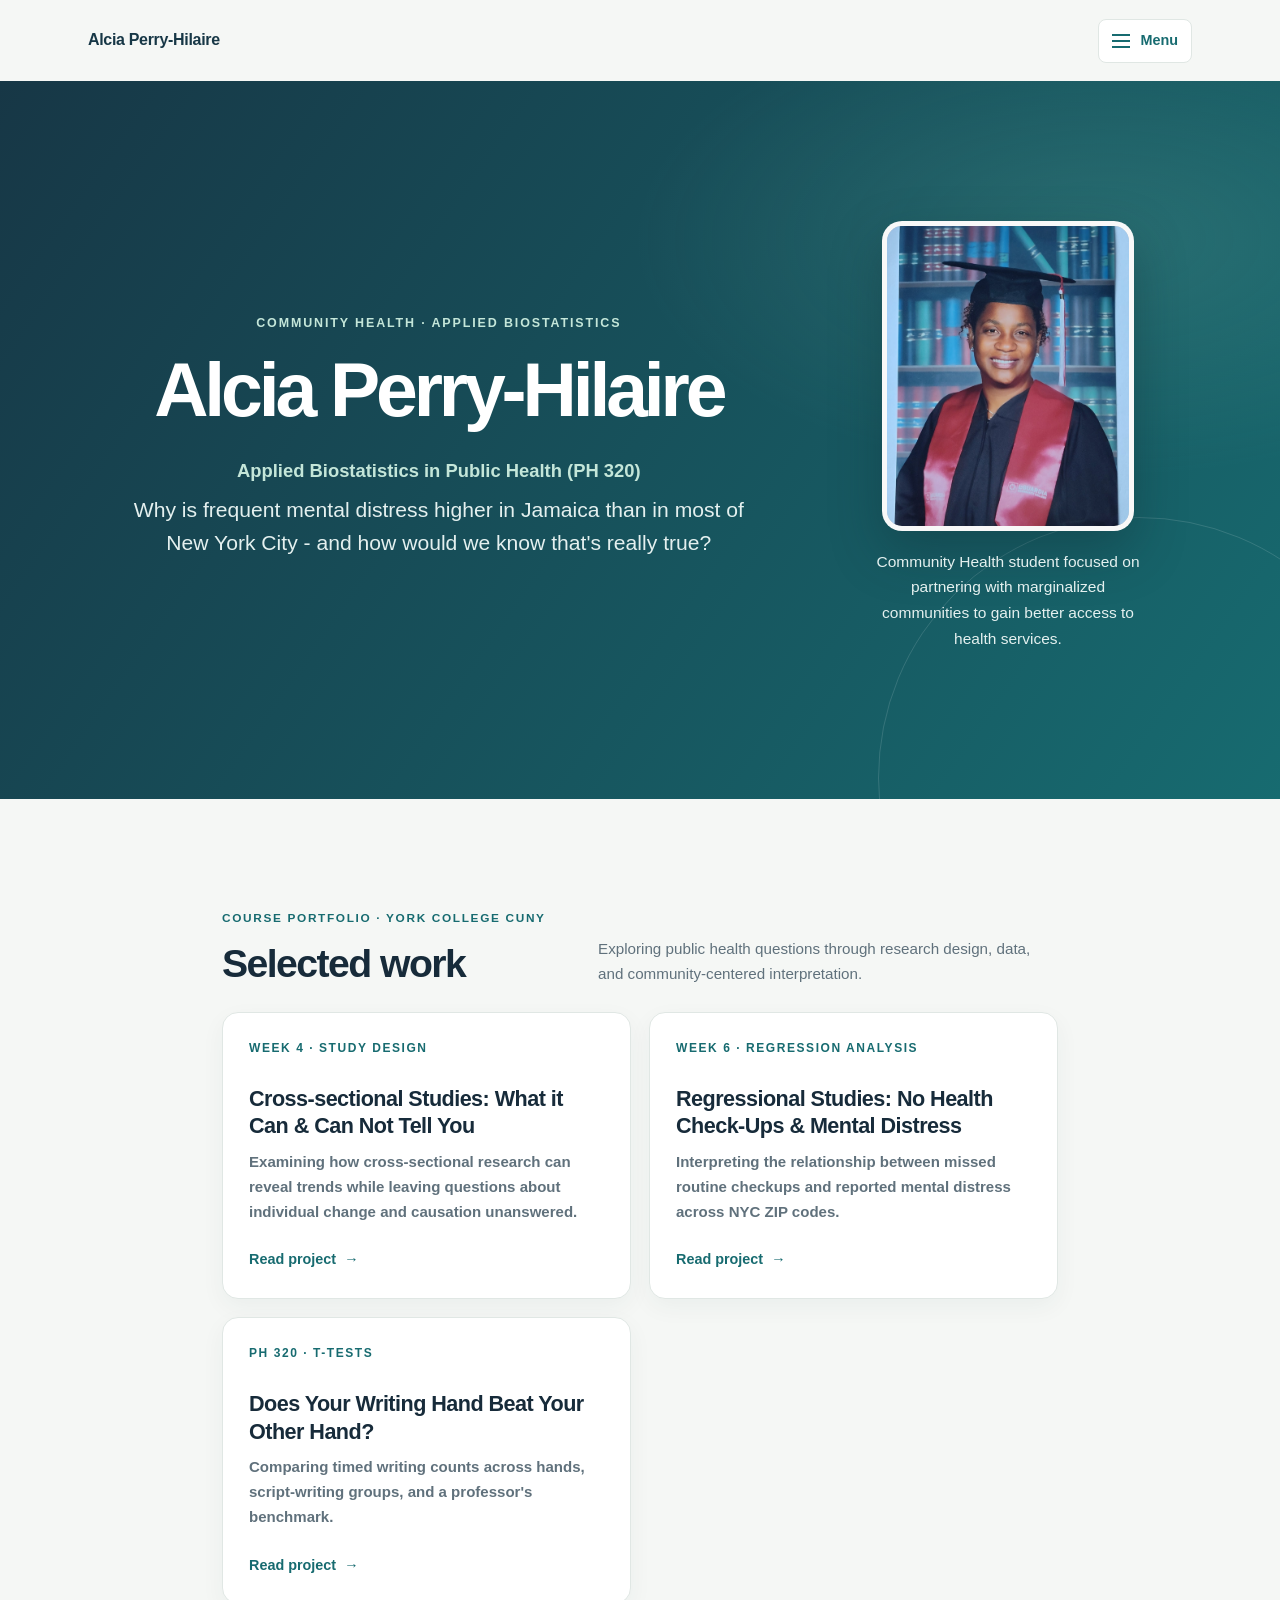
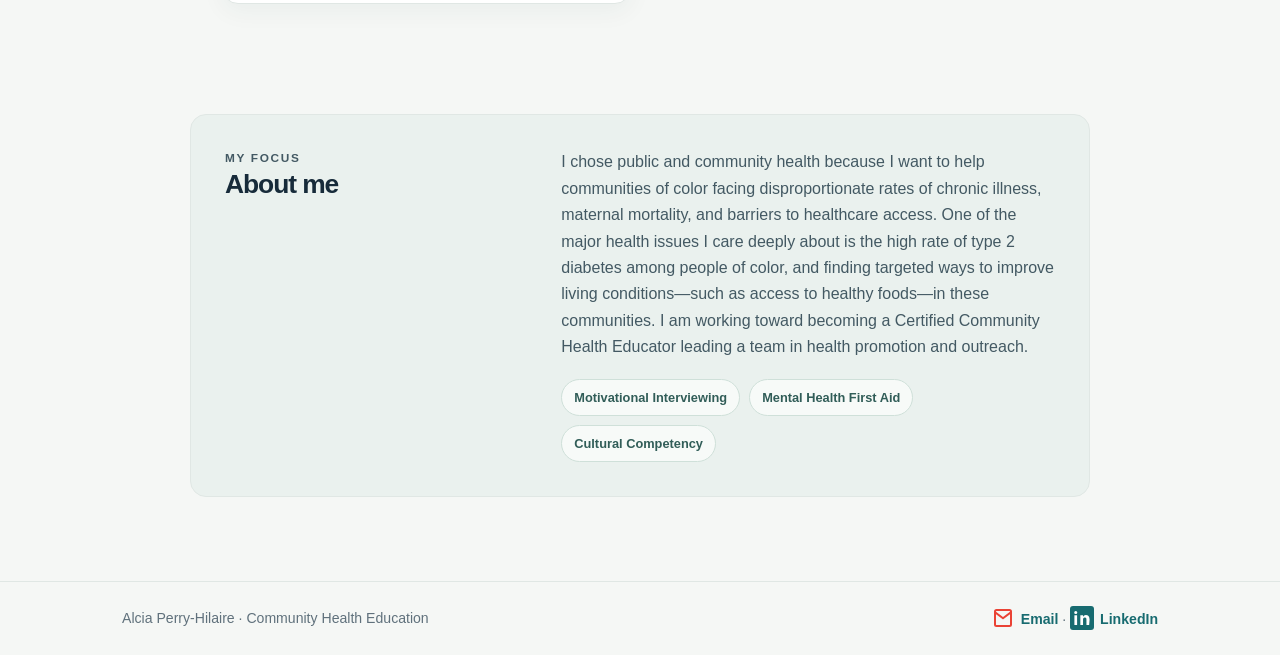
<file: index.html>
<!DOCTYPE html>
<html lang="en">
<head>
<meta charset="UTF-8">
<meta name="viewport" content="width=device-width, initial-scale=1.0">
<title>Alcia Perry-Hilaire | Community Health Education</title>
<style>
    body {
        margin: 0;
        font-family: Arial, sans-serif;
        background-color: #f7f7f7;
        color: #333;
    }
    header {
        background: linear-gradient(135deg, #4a78c2, #d88fbf);
        color: white;
        text-align: center;
        padding: 60px 20px;
    }
    .hero-photo {
        width: 140px;
        height: 140px;
        border-radius: 50%;
        background-color: #ccc;
        display: flex;
        align-items: center;
        justify-content: center;
        font-size: 40px;
        font-weight: bold;
        margin: 20px auto 0;
        color: #555;
    }
    section {
        padding: 40px 20px;
        max-width: 900px;
        margin: auto;
    }
    h2 {
        color: #4a78c2;
        margin-bottom: 20px;
    }
    .skills-list li {
        margin-bottom: 8px;
    }
    .portfolio-grid {
        display: grid;
        gap: 20px;
    }
    .card {
        background: white;
        padding: 20px;
        border-radius: 8px;
        border: 1px solid #ddd;
    }
    footer {
        background: #e0e0e0;
        padding: 20px;
        text-align: center;
    }
    a {
        color: #4a78c2;
        text-decoration: none;
    }
    .site-nav {
        background: white;
        border-bottom: 1px solid #ddd;
        padding: 10px 20px;
        position: relative;
        z-index: 1;
    }
    .site-nav-menu {
        max-width: 900px;
        margin: auto;
        position: relative;
    }
    .site-nav-menu summary {
        list-style: none;
        cursor: pointer;
    }
    .site-nav-menu summary::-webkit-details-marker {
        display: none;
    }
    .site-nav-toggle {
        display: inline-flex;
        align-items: center;
        gap: 10px;
        padding: 10px 14px;
        border-radius: 6px;
        border: 1px solid #ddd;
        background: white;
        color: #4a78c2;
        font-weight: bold;
    }
    .site-nav-toggle:hover,
    .site-nav-toggle:focus-visible {
        background: #edf2fa;
    }
    .menu-icon {
        display: grid;
        gap: 4px;
    }
    .menu-icon span {
        display: block;
        width: 18px;
        height: 2px;
        background: currentColor;
    }
    .site-nav-links {
        position: absolute;
        top: calc(100% + 8px);
        left: 0;
        display: grid;
        gap: 4px;
        min-width: min(100%, 320px);
        padding: 8px;
        border: 1px solid #ddd;
        border-radius: 8px;
        background: white;
        box-shadow: 0 8px 20px #0002;
    }
    .site-nav a {
        display: block;
        padding: 10px 14px;
        border-radius: 6px;
        font-weight: bold;
    }
    .site-nav a:hover,
    .site-nav a:focus-visible {
        background: #edf2fa;
    }
    .site-nav a[aria-current="page"] {
        background: #4a78c2;
        color: white;
    }
    @media (min-width: 700px) {
        .portfolio-grid {
            grid-template-columns: repeat(3, 1fr);
        }
    }

    :root {
        --ink: #172b3a;
        --muted: #526574;
        --brand: #176b70;
        --brand-dark: #105359;
        --surface: #fff;
        --background: #f2f6f6;
        --border: #dce5e5;
        --shadow: 0 12px 30px #173a3a12;
    }

    * {
        box-sizing: border-box;
    }

    body {
        background: var(--background);
        color: var(--ink);
        font-family: "Segoe UI", Arial, sans-serif;
        line-height: 1.7;
    }

    header {
        background:
            radial-gradient(ellipse at 82% 18%, #6eb4a83b, transparent 34%),
            linear-gradient(135deg, #173746, #176b70);
        padding: 76px 24px 84px;
    }

    header h1 {
        margin: 0 auto 12px;
        font-size: clamp(2.4rem, 6vw, 4rem);
        letter-spacing: -0.04em;
        line-height: 1.12;
    }

    .hero-content {
        display: grid;
        grid-template-columns: minmax(0, 1fr) minmax(240px, 0.7fr);
        align-items: center;
        gap: clamp(32px, 7vw, 88px);
        max-width: 1040px;
        margin: 42px auto 0;
        text-align: left;
    }

    .hero-copy {
        min-width: 0;
    }

    .hero-course {
        margin: 0 0 18px;
        color: #c4e6d9;
        font-size: clamp(1.15rem, 2vw, 1.4rem);
        font-weight: 700;
        white-space: nowrap;
    }

    .hero-question {
        margin: 0;
        color: #e4f0ef;
        font-size: clamp(1.25rem, 2.4vw, 1.8rem);
        line-height: 1.45;
    }

    .hero-profile {
        margin: 0;
        text-align: center;
    }

    .hero-photo {
        display: block;
        width: min(100%, 240px);
        height: 290px;
        margin: 0 auto;
        border: 5px solid #ffffffd9;
        border-radius: 18px;
        object-fit: cover;
        box-shadow: 0 10px 28px #102e3560;
    }

    .hero-profile p {
        max-width: 340px;
        margin: 18px auto 0;
        color: #e4f0ef;
        font-size: 1rem;
    }

    section {
        padding: 42px 32px;
    }

    section > p {
        max-width: 760px;
        color: var(--muted);
        font-size: 1.05rem;
    }

    h2 {
        margin: 0 0 20px;
        color: var(--ink);
        font-size: clamp(1.5rem, 3vw, 2rem);
        letter-spacing: -0.025em;
    }

    h2::after {
        display: block;
        width: 42px;
        height: 3px;
        margin-top: 12px;
        border-radius: 3px;
        background: #49a69a;
        content: "";
    }

    .skills-list {
        display: flex;
        flex-wrap: wrap;
        gap: 10px;
        padding: 0;
        list-style: none;
    }

    .skills-list li {
        margin: 0;
        padding: 8px 14px;
        border: 1px solid #cfe0df;
        border-radius: 999px;
        background: #e8f2f1;
        color: #245c5d;
        font-size: 0.94rem;
        font-weight: 600;
    }

    .portfolio-grid {
        grid-template-columns: repeat(auto-fit, minmax(min(100%, 240px), 1fr));
        gap: 16px;
    }

    .card {
        min-height: 150px;
        padding: 22px;
        border: 1px solid var(--border);
        border-radius: 12px;
        background: var(--surface);
        box-shadow: var(--shadow);
        transition: transform 160ms ease, box-shadow 160ms ease;
    }

    .card:hover {
        transform: translateY(-3px);
        box-shadow: 0 16px 34px #173a3a1c;
    }

    .card h3 {
        margin: 0 0 10px;
        color: #607883;
        font-size: 0.78rem;
        letter-spacing: 0.1em;
        text-transform: uppercase;
    }

    .card p {
        margin: 0;
    }

    a {
        color: var(--brand-dark);
        font-weight: 600;
        text-decoration-thickness: 1px;
        text-underline-offset: 3px;
    }

    a:hover {
        color: #0c4147;
    }

    a:focus-visible,
    summary:focus-visible {
        outline: 3px solid #e6a84b;
        outline-offset: 3px;
    }

    footer {
        margin-top: 26px;
        padding: 28px 20px;
        border-top: 1px solid var(--border);
        background: #e8efef;
        color: var(--muted);
    }

    footer p {
        margin: 6px;
    }

    footer a {
        color: var(--brand-dark);
    }

    .site-nav {
        padding: 12px 20px;
        border-bottom-color: var(--border);
        background: #ffffffed;
        backdrop-filter: blur(12px);
    }

    .site-nav-toggle {
        border-color: var(--border);
        border-radius: 8px;
        color: var(--brand-dark);
        box-shadow: 0 2px 6px #173a3a0d;
    }

    .site-nav-toggle:hover,
    .site-nav-toggle:focus-visible,
    .site-nav a:hover,
    .site-nav a:focus-visible {
        background: #e8f2f1;
    }

    .site-nav-links {
        border-color: var(--border);
        border-radius: 10px;
        box-shadow: 0 14px 32px #173a3a1f;
    }

    .site-nav a {
        color: var(--brand-dark);
    }

    .site-nav a[aria-current="page"] {
        background: var(--brand);
        color: white;
    }

    @media (max-width: 560px) {
        header {
            padding: 56px 20px 62px;
        }

        .hero-content {
            grid-template-columns: 1fr;
            gap: 30px;
            margin-top: 30px;
        }

        .hero-profile {
            order: -1;
        }

        .hero-course {
            white-space: normal;
        }

        section {
            padding: 32px 22px;
        }

        .hero-photo {
            width: min(100%, 220px);
            height: 270px;
        }
    }

    @media (prefers-reduced-motion: reduce) {
        *,
        *::before,
        *::after {
            scroll-behavior: auto !important;
            transition-duration: 0.01ms !important;
        }
    }
</style>
<link rel="stylesheet" href="styles.css">
</head>
<body>

<nav class="topbar" aria-label="Main navigation">
    <a class="wordmark" href="index.html">Alcia Perry-Hilaire</a>
    <details class="nav-menu">
        <summary class="menu-toggle">
            <span class="menu-icon" aria-hidden="true"><span></span><span></span><span></span></span>
            <span>Menu</span>
        </summary>
        <div class="nav-links">
            <a href="#work">Selected work</a>
            <a href="#about">About</a>
            <a href="#contact">Contact</a>
        </div>
    </details>
</nav>

<header class="hero">
    <div class="hero-inner">
        <div class="hero-copy">
            <p class="eyebrow">Community health · Applied biostatistics</p>
            <h1>Alcia Perry-Hilaire</h1>
            <p class="hero-course">Applied Biostatistics in Public Health (PH 320)</p>
            <p class="hero-question">Why is frequent mental distress higher in Jamaica than in most of New York City - and how would we know that's really true?</p>
        </div>
        <figure class="hero-profile">
            <img src="photo.jpg" alt="Portrait of Alcia Perry-Hilaire in graduation attire" class="hero-photo">
            <figcaption>Community Health student focused on partnering with marginalized communities to gain better access to health services.</figcaption>
        </figure>
    </div>
</header>

<main class="content">
    <section id="work" aria-labelledby="work-heading">
        <div class="section-heading">
            <div>
                <p class="section-label">Course portfolio · York College CUNY</p>
                <h2 id="work-heading">Selected work</h2>
            </div>
            <p>Exploring public health questions through research design, data, and community-centered interpretation.</p>
        </div>
        <div class="projects">
            <a class="project" href="cross-sectional.html">
                <span class="project-number">Week 4 · Study design</span>
                <h3>Cross-sectional Studies: What it Can &amp; Can Not Tell You</h3>
                <p>Examining how cross-sectional research can reveal trends while leaving questions about individual change and causation unanswered.</p>
                <span class="project-cta">Read project <span aria-hidden="true">→</span></span>
            </a>
            <a class="project" href="regression.html">
                <span class="project-number">Week 6 · Regression analysis</span>
                <h3>Regressional Studies: No Health Check-Ups &amp; Mental Distress</h3>
                <p>Interpreting the relationship between missed routine checkups and reported mental distress across NYC ZIP codes.</p>
                <span class="project-cta">Read project <span aria-hidden="true">→</span></span>
            </a>
            <a class="project" href="ttest.html">
                <span class="project-number">PH 320 · T-tests</span>
                <h3>Does Your Writing Hand Beat Your Other Hand?</h3>
                <p>Comparing timed writing counts across hands, script-writing groups, and a professor's benchmark.</p>
                <span class="project-cta">Read project <span aria-hidden="true">→</span></span>
            </a>
        </div>
    </section>

    <section class="about" id="about" aria-labelledby="about-heading">
        <div>
            <p class="section-label">My focus</p>
            <h2 id="about-heading">About me</h2>
        </div>
        <div>
            <p>I chose public and community health because I want to help communities of color facing disproportionate rates of chronic illness, maternal mortality, and barriers to healthcare access. One of the major health issues I care deeply about is the high rate of type 2 diabetes among people of color, and finding targeted ways to improve living conditions—such as access to healthy foods—in these communities. I am working toward becoming a Certified Community Health Educator leading a team in health promotion and outreach.</p>
            <div class="skills" aria-label="Skills">
                <span>Motivational Interviewing</span>
                <span>Mental Health First Aid</span>
                <span>Cultural Competency</span>
            </div>
        </div>
    </section>
</main>

<footer class="contact-footer" id="contact">
    <p>Alcia Perry-Hilaire · Community Health Education</p>
    <p>
        <a href="mailto:perryalcia@gmail.com"><svg class="contact-icon" aria-hidden="true" viewBox="0 0 24 24"><path fill="#ea4335" d="M3 5.5A2.5 2.5 0 0 1 5.5 3h13A2.5 2.5 0 0 1 21 5.5v13a2.5 2.5 0 0 1-2.5 2.5h-13A2.5 2.5 0 0 1 3 18.5v-13zm2 .1v.2l7 5.1 7-5.1v-.2a.6.6 0 0 0-.6-.6H5.6a.6.6 0 0 0-.6.6zm14 2.7-6.4 4.7a1 1 0 0 1-1.2 0L5 8.3v10.2c0 .33.27.6.6.6h12.8c.33 0 .6-.27.6-.6V8.3z"></path></svg>Email</a>
        ·
        <a href="https://www.linkedin.com/in/alcia-perry-hilaire-0b0574328/" target="_blank" rel="noopener noreferrer"><svg class="contact-icon" aria-hidden="true" viewBox="0 0 24 24"><rect width="24" height="24" rx="3" fill="currentColor"></rect><path fill="#fff" d="M7.1 9.2H4.4V19h2.7V9.2zM5.75 8a1.55 1.55 0 1 0 0-3.1 1.55 1.55 0 0 0 0 3.1zM19.6 13.4c0-2.95-1.58-4.33-3.69-4.33a3.18 3.18 0 0 0-2.87 1.58V9.2h-2.7V19h2.7v-4.86c0-1.28.24-2.52 1.83-2.52 1.56 0 1.58 1.46 1.58 2.6V19h2.7l.45-5.6z"></path></svg>LinkedIn</a>
    </p>
</footer>

</body>
</html>
</file>
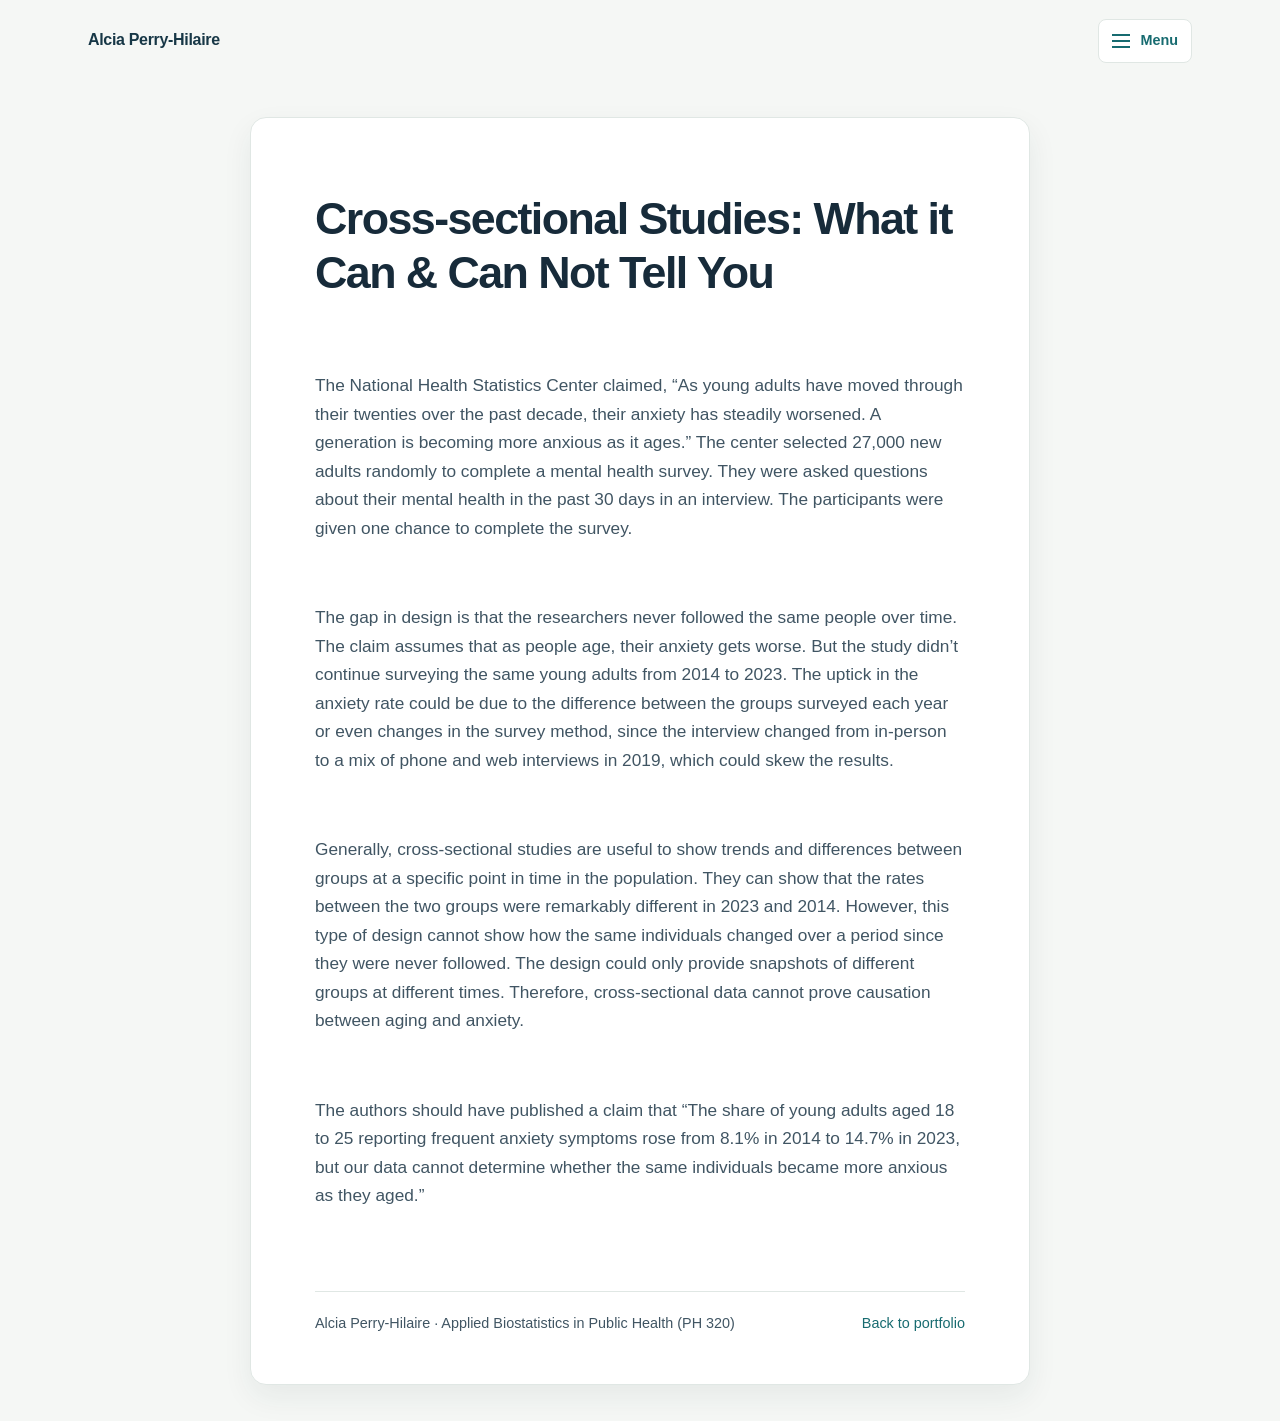
<file: cross-sectional.html>
<!DOCTYPE html>
<html lang="en">
<head>
<meta charset="UTF-8">
<meta name="viewport" content="width=device-width, initial-scale=1.0">
<title>Cross-sectional Studies: What it Can &amp; Can Not Tell You</title>
<style>
body {
margin: 0;
padding: 0;
background: #ffffff;
color: #222222;
font-family: Georgia, "Times New Roman", serif;
line-height: 1.8;
}
 
.container {
max-width: 700px;
margin: 0 auto;
padding: 40px 20px;
}
 
h1 {
font-size: 2rem;
line-height: 1.3;
margin-bottom: 32px;
}
 
p {
font-size: 1.1rem;
margin-bottom: 1.5em;
}
 
.footer {
margin-top: 40px;
padding-top: 20px;
border-top: 1px solid #dddddd;
font-size: 0.9rem;
color: #555555;
}
 
.footer a {
color: #0066cc;
text-decoration: none;
}
 
.footer a:hover {
text-decoration: underline;
}

.site-nav {
background: white;
border-bottom: 1px solid #ddd;
padding: 10px 20px;
position: relative;
z-index: 1;
font-family: Arial, sans-serif;
}

.site-nav-menu {
max-width: 900px;
margin: 0 auto;
position: relative;
}

.site-nav-menu summary {
list-style: none;
cursor: pointer;
}

.site-nav-menu summary::-webkit-details-marker {
display: none;
}

.site-nav-toggle {
display: inline-flex;
align-items: center;
gap: 10px;
padding: 10px 14px;
border: 1px solid #ddd;
border-radius: 6px;
background: white;
color: #0066cc;
font-weight: bold;
}

.site-nav-toggle:hover,
.site-nav-toggle:focus-visible {
background: #e8f1fa;
}

.menu-icon {
display: grid;
gap: 4px;
}

.menu-icon span {
display: block;
width: 18px;
height: 2px;
background: currentColor;
}

.site-nav-links {
position: absolute;
top: calc(100% + 8px);
left: 0;
display: grid;
gap: 4px;
min-width: min(100%, 320px);
padding: 8px;
border: 1px solid #ddd;
border-radius: 8px;
background: white;
box-shadow: 0 8px 20px #0002;
}

.site-nav a {
display: block;
padding: 10px 14px;
border-radius: 6px;
color: #0066cc;
font-size: 0.95rem;
font-weight: bold;
line-height: 1.4;
text-decoration: none;
}

.site-nav a:hover,
.site-nav a:focus-visible {
background: #e8f1fa;
text-decoration: underline;
}

.site-nav a[aria-current="page"] {
background: #0066cc;
color: white;
}
 
.changes {
margin-top: 30px;
font-size: 0.9rem;
}
 
.changes h2 {
font-size: 1rem;
margin-bottom: 12px;
}

* {
box-sizing: border-box;
}

body {
background: #f2f6f6;
color: #172b3a;
font-family: "Segoe UI", Arial, sans-serif;
line-height: 1.75;
}

.container {
max-width: 780px;
margin: 36px auto;
padding: 48px clamp(22px, 6vw, 64px);
border: 1px solid #dce5e5;
border-radius: 16px;
background: #fff;
box-shadow: 0 12px 30px #173a3a12;
}

.container > h1 {
margin: 0 0 28px;
color: #172b3a;
font-family: "Segoe UI", Arial, sans-serif;
font-size: clamp(2rem, 5vw, 2.8rem);
letter-spacing: -0.035em;
}

.container > p {
color: #405563;
font-size: 1.08rem;
line-height: 1.5;
margin: 0 0 1em;
}

.site-nav {
padding: 12px 20px;
border-bottom-color: #dce5e5;
background: #ffffffed;
backdrop-filter: blur(12px);
}

.site-nav-toggle {
border-color: #dce5e5;
border-radius: 8px;
color: #105359;
box-shadow: 0 2px 6px #173a3a0d;
}

.site-nav-toggle:hover,
.site-nav-toggle:focus-visible,
.site-nav a:hover,
.site-nav a:focus-visible {
background: #e8f2f1;
}

.site-nav-links {
border-color: #dce5e5;
border-radius: 10px;
box-shadow: 0 14px 32px #173a3a1f;
}

.site-nav a {
color: #105359;
}

.site-nav a[aria-current="page"] {
background: #176b70;
color: white;
}

.footer {
margin-top: 40px;
padding-top: 24px;
border-top-color: #dce5e5;
color: #526574;
}

.footer a,
.changes a {
color: #105359;
}

.changes {
padding: 20px 22px;
border: 1px solid #dce5e5;
border-radius: 12px;
background: #f7f9f9;
color: #526574;
}

.changes h2 {
color: #172b3a;
}

@media (max-width: 560px) {
.container {
margin: 20px 12px;
padding: 32px 22px;
border-radius: 12px;
}
}
</style>
<link rel="stylesheet" href="styles.css">
</head>
<body>
<nav class="topbar" aria-label="Main navigation">
    <a class="wordmark" href="index.html">Alcia Perry-Hilaire</a>
    <details class="nav-menu">
        <summary class="menu-toggle">
            <span class="menu-icon" aria-hidden="true"><span></span><span></span><span></span></span>
            <span>Menu</span>
        </summary>
        <div class="nav-links">
            <a href="index.html#work">Selected work</a>
            <a href="index.html#about">About</a>
            <a href="index.html#contact">Contact</a>
            <a href="ttest.html">ttest.html</a>
        </div>
    </details>
</nav>
<main class="article-shell">
 
<h1>Cross-sectional Studies: What it Can &amp; Can Not Tell You</h1>
 
<p>The National Health Statistics Center claimed, “As young adults have moved through their twenties over the past decade, their anxiety has steadily worsened. A generation is becoming more anxious as it ages.” The center selected 27,000 new adults randomly to complete a mental health survey. They were asked questions about their mental health in the past 30 days in an interview. The participants were given one chance to complete the survey.</p>
 
<p>The gap in design is that the researchers never followed the same people over time. The claim assumes that as people age, their anxiety gets worse. But the study didn’t continue surveying the same young adults from 2014 to 2023. The uptick in the anxiety rate could be due to the difference between the groups surveyed each year or even changes in the survey method, since the interview changed from in-person to a mix of phone and web interviews in 2019, which could skew the results.</p>
 
<p>Generally, cross-sectional studies are useful to show trends and differences between groups at a specific point in time in the population. They can show that the rates between the two groups were remarkably different in 2023 and 2014. However, this type of design cannot show how the same individuals changed over a period since they were never followed. The design could only provide snapshots of different groups at different times. Therefore, cross-sectional data cannot prove causation between aging and anxiety.</p>
 
<p>The authors should have published a claim that “The share of young adults aged 18 to 25 reporting frequent anxiety symptoms rose from 8.1% in 2014 to 14.7% in 2023, but our data cannot determine whether the same individuals became more anxious as they aged.”</p>
 
<footer class="article-footer">
<p>Alcia Perry-Hilaire · Applied Biostatistics in Public Health (PH 320)</p>
<p><a href="index.html">Back to portfolio</a></p>
</footer>
</main>
</body>
</html>
</file>
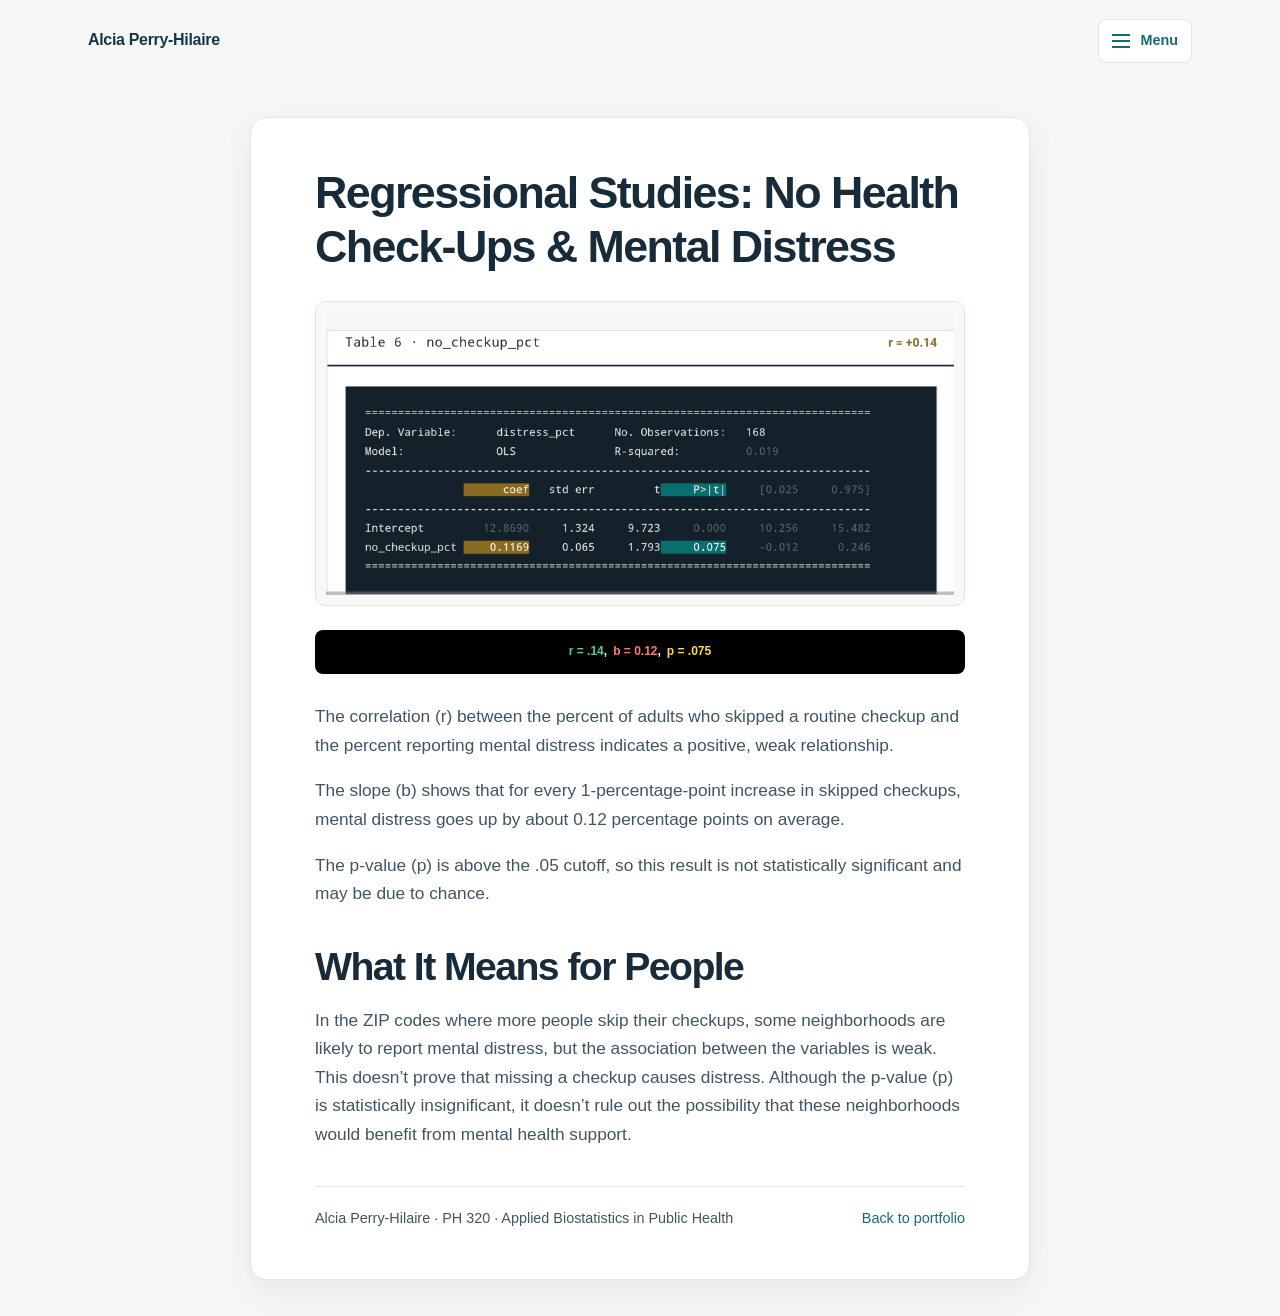
<file: regression.html>
<!DOCTYPE html>
<html lang="en">
<head>
    <meta charset="UTF-8">
    <meta name="viewport" content="width=device-width, initial-scale=1.0">
    <title>Regressional Studies: No Health Check-Ups &amp; Mental Distress</title>
    <style>
        body {
            margin: 0;
            padding: 32px 20px;
            font-family: Arial, sans-serif;
            line-height: 1.7;
            color: #333;
            background-color: #f7f7f7;
        }

        main {
            max-width: 700px;
            margin: 0 auto;
            padding: 32px;
            background: #fff;
            border: 1px solid #ddd;
            border-radius: 8px;
        }

        h1,
        h2 {
            color: #4a78c2;
            line-height: 1.3;
        }

        img {
            display: block;
            max-width: 100%;
            height: auto;
            margin: 24px auto 12px;
        }

        .stat-key {
            display: flex;
            justify-content: center;
            gap: 0;
            overflow-x: auto;
            margin: 0 0 28px;
            padding: 12px 18px;
            border-radius: 8px;
            background: #000;
            font-size: 12px;
            font-weight: 700;
            white-space: nowrap;
        }

        .stat-key-correlation {
            color: #54d18a;
        }

        .stat-key-slope {
            color: #ff7777;
        }

        .stat-key-p-value {
            color: #ffd84d;
        }

        .stat-key-separator {
            margin-right: 0.5em;
            color: white;
        }

        .home-link {
            display: inline-block;
            margin-top: 16px;
            color: #4a78c2;
            text-decoration: none;
        }

        .home-link:hover,
        .home-link:focus-visible {
            text-decoration: underline;
        }

        footer {
            margin-top: 32px;
            color: #666;
            text-align: center;
        }

        .site-nav {
            background: white;
            border-bottom: 1px solid #ddd;
            padding: 10px 20px;
            position: relative;
            z-index: 1;
            font-family: Arial, sans-serif;
        }

        .site-nav-menu {
            max-width: 900px;
            margin: 0 auto;
            position: relative;
        }

        .site-nav-menu summary {
            list-style: none;
            cursor: pointer;
        }

        .site-nav-menu summary::-webkit-details-marker {
            display: none;
        }

        .site-nav-toggle {
            display: inline-flex;
            align-items: center;
            gap: 10px;
            padding: 10px 14px;
            border: 1px solid #ddd;
            border-radius: 6px;
            background: white;
            color: #4a78c2;
            font-weight: bold;
        }

        .site-nav-toggle:hover,
        .site-nav-toggle:focus-visible {
            background: #edf2fa;
        }

        .menu-icon {
            display: grid;
            gap: 4px;
        }

        .menu-icon span {
            display: block;
            width: 18px;
            height: 2px;
            background: currentColor;
        }

        .site-nav-links {
            position: absolute;
            top: calc(100% + 8px);
            left: 0;
            display: grid;
            gap: 4px;
            min-width: min(100%, 320px);
            padding: 8px;
            border: 1px solid #ddd;
            border-radius: 8px;
            background: white;
            box-shadow: 0 8px 20px #0002;
        }

        .site-nav a {
            display: block;
            padding: 10px 14px;
            border-radius: 6px;
            color: #4a78c2;
            font-weight: bold;
            text-decoration: none;
        }

        .site-nav a:hover,
        .site-nav a:focus-visible {
            background: #edf2fa;
        }

        .site-nav a[aria-current="page"] {
            background: #4a78c2;
            color: white;
        }

        * {
            box-sizing: border-box;
        }

        body {
            padding: 0;
            background: #f2f6f6;
            color: #172b3a;
            font-family: "Segoe UI", Arial, sans-serif;
            line-height: 1.75;
        }

        main {
            max-width: 780px;
            margin: 36px auto;
            padding: 48px clamp(22px, 6vw, 64px);
            border-color: #dce5e5;
            border-radius: 16px;
            box-shadow: 0 12px 30px #173a3a12;
        }

        main h1 {
            margin: 0 0 28px;
            color: #172b3a;
            font-size: clamp(2rem, 5vw, 2.8rem);
            letter-spacing: -0.035em;
        }

        main h2 {
            margin-top: 36px;
            color: #172b3a;
        }

        main p {
            color: #405563;
            font-size: 1.08rem;
        }

        main img {
            padding: 10px;
            border: 1px solid #dce5e5;
            border-radius: 10px;
            background: #f7f9f9;
        }

        .site-nav {
            padding: 12px 20px;
            border-bottom-color: #dce5e5;
            background: #ffffffed;
            backdrop-filter: blur(12px);
        }

        .site-nav-toggle {
            border-color: #dce5e5;
            border-radius: 8px;
            color: #105359;
            box-shadow: 0 2px 6px #173a3a0d;
        }

        .site-nav-toggle:hover,
        .site-nav-toggle:focus-visible,
        .site-nav a:hover,
        .site-nav a:focus-visible {
            background: #e8f2f1;
        }

        .site-nav-links {
            border-color: #dce5e5;
            border-radius: 10px;
            box-shadow: 0 14px 32px #173a3a1f;
        }

        .site-nav a {
            color: #105359;
        }

        .site-nav a[aria-current="page"] {
            background: #176b70;
            color: white;
        }

        .home-link {
            color: #105359;
        }

        footer {
            padding: 18px 0 0;
            border-top: 1px solid #dce5e5;
            color: #526574;
        }

        @media (max-width: 520px) {
            body {
                padding: 0;
            }

            main {
                margin: 20px 12px;
                padding: 32px 22px;
                border-radius: 12px;
            }
        }
    </style>
    <link rel="stylesheet" href="styles.css">
    </head>
    <body>
        <nav class="topbar" aria-label="Main navigation">
            <a class="wordmark" href="index.html">Alcia Perry-Hilaire</a>
            <details class="nav-menu">
                <summary class="menu-toggle">
                    <span class="menu-icon" aria-hidden="true"><span></span><span></span><span></span></span>
                    <span>Menu</span>
                </summary>
                <div class="nav-links">
                <a href="index.html#work">Selected work</a>
                <a href="index.html#about">About</a>
                <a href="index.html#contact">Contact</a>
                <a href="ttest.html">ttest.html</a>
                </div>
            </details>
        </nav>
        <main class="article-shell">
        <h1>Regressional Studies: No Health Check-Ups &amp; Mental Distress</h1>

        <img src="table.png" alt="Regression output table">
        <div class="stat-key" aria-label="Regression statistics">
            <span class="stat-key-correlation">r = .14</span><span class="stat-key-separator">,</span>
            <span class="stat-key-slope">b = 0.12</span><span class="stat-key-separator">,</span>
            <span class="stat-key-p-value">p = .075</span>
        </div>

        <p>The correlation (r) between the percent of adults who skipped a routine checkup and the percent reporting mental distress indicates a positive, weak relationship.</p>

        <p>The slope (b) shows that for every 1-percentage-point increase in skipped checkups, mental distress goes up by about 0.12 percentage points on average.</p>

        <p>The p-value (p) is above the .05 cutoff, so this result is not statistically significant and may be due to chance.</p>

        <h2>What It Means for People</h2>

        <p>In the ZIP codes where more people skip their checkups, some neighborhoods are likely to report mental distress, but the association between the variables is weak. This doesn’t prove that missing a checkup causes distress. Although the p-value (p) is statistically insignificant, it doesn’t rule out the possibility that these neighborhoods would benefit from mental health support.</p>

        <footer class="article-footer">
            <p>Alcia Perry-Hilaire · PH 320 · Applied Biostatistics in Public Health</p>
            <p><a href="index.html">Back to portfolio</a></p>
        </footer>
    </main>
</body>
</html>
</file>
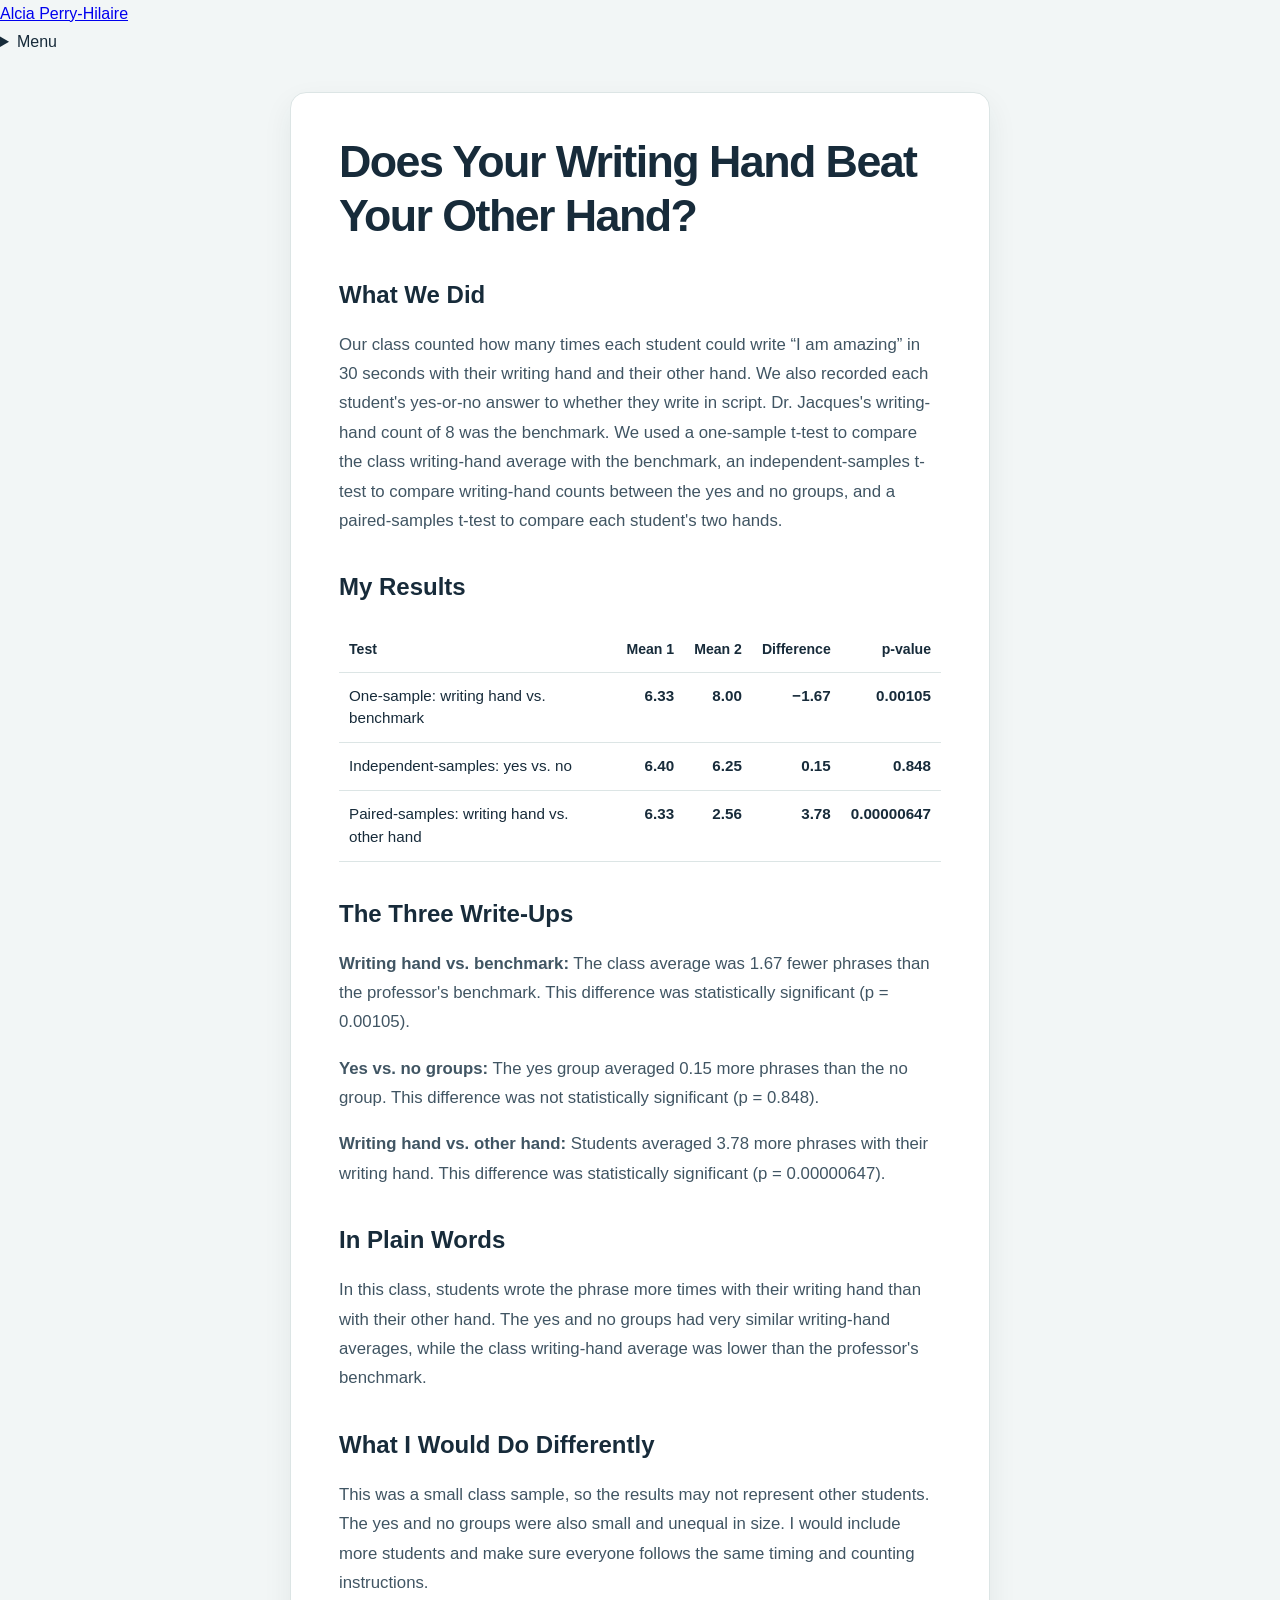
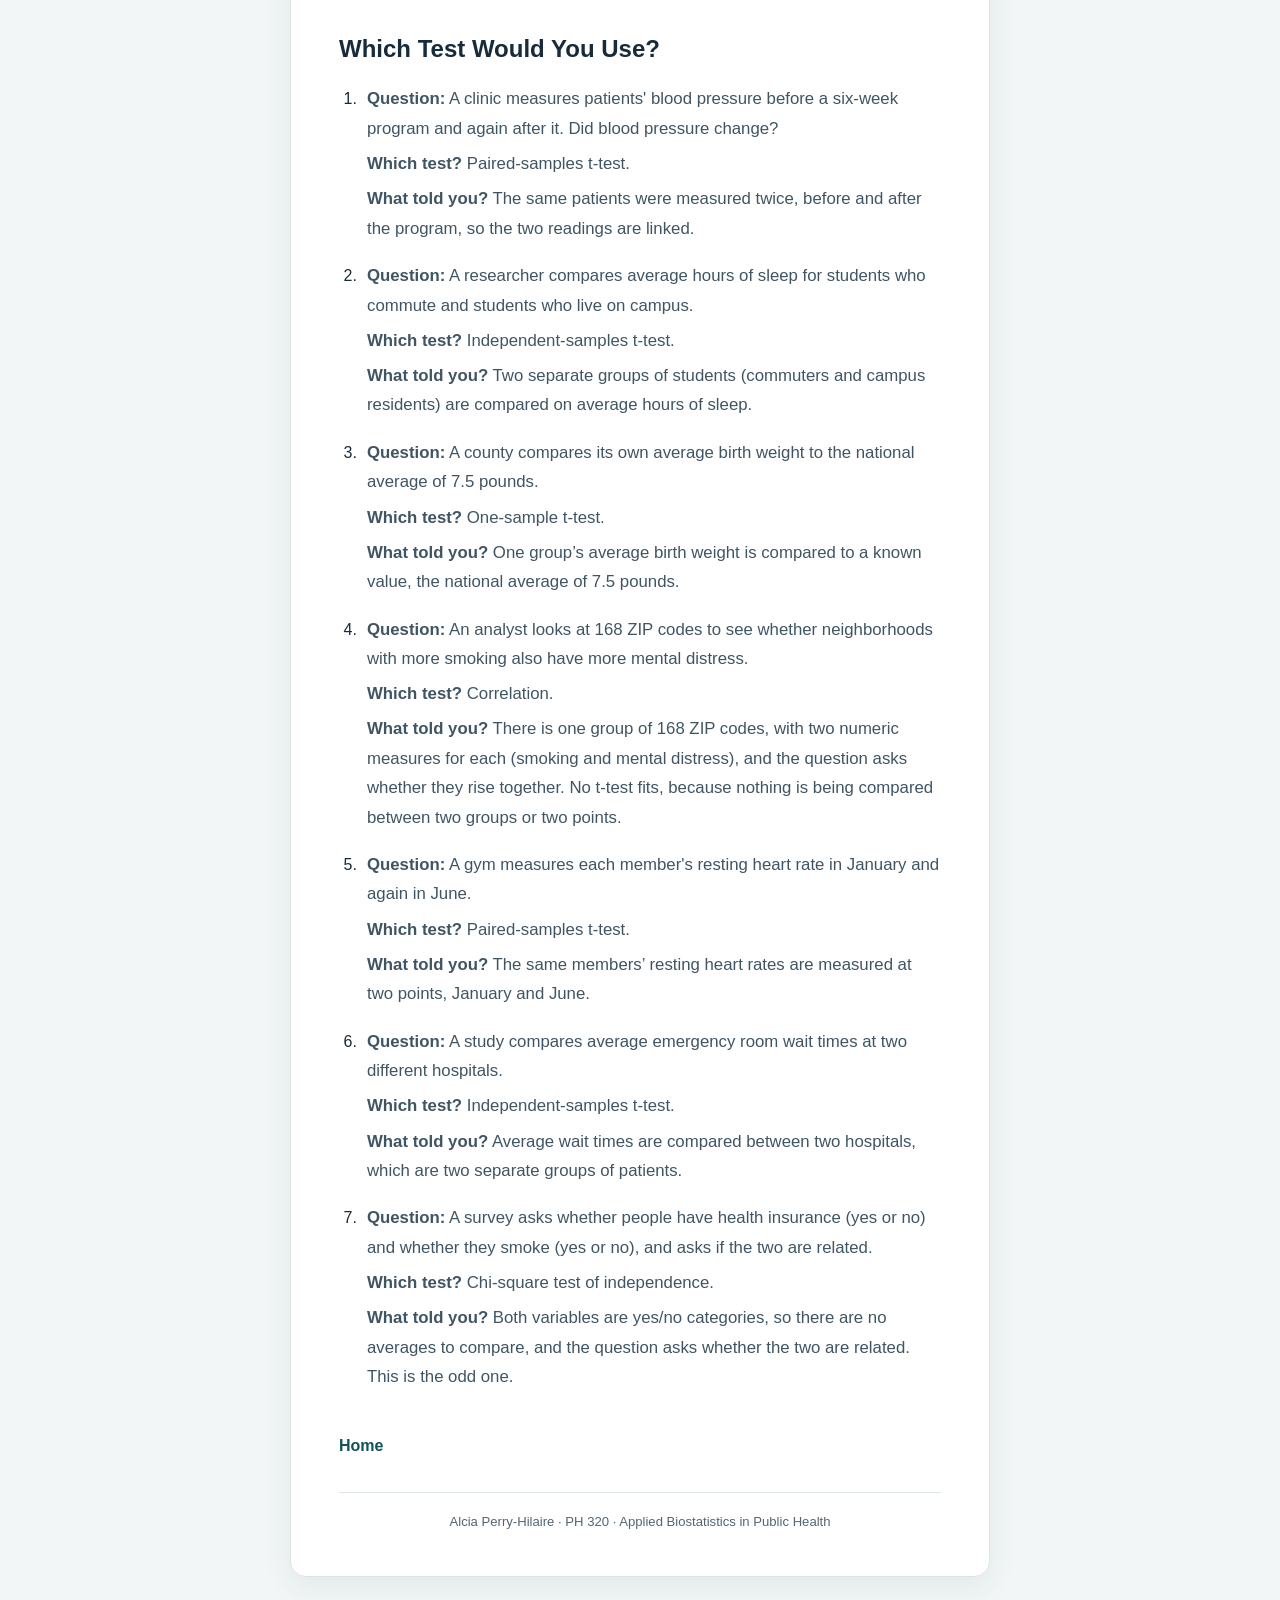
<file: ttest.html>
<!DOCTYPE html>
<html lang="en">
<head>
    <meta charset="UTF-8">
    <meta name="viewport" content="width=device-width, initial-scale=1.0">
    <title>Does Your Writing Hand Beat Your Other Hand? | Alcia Perry-Hilaire</title>
    <style>
        * {
            box-sizing: border-box;
        }

        body {
            margin: 0;
            background: #f2f6f6;
            color: #172b3a;
            font-family: "Segoe UI", Arial, sans-serif;
            line-height: 1.75;
        }

        main {
            width: min(700px, calc(100% - 24px));
            margin: 36px auto;
            padding: 42px clamp(20px, 6vw, 48px);
            border: 1px solid #dce5e5;
            border-radius: 16px;
            background: #fff;
            box-shadow: 0 12px 30px #173a3a12;
        }

        .eyebrow {
            margin: 0 0 12px;
            color: #52716f;
            font-size: 0.8rem;
            font-weight: 700;
            letter-spacing: 0.12em;
            text-transform: uppercase;
        }
        h1 {
            margin: 0 0 28px;
            color: #172b3a;
            font-size: clamp(2rem, 5vw, 2.8rem);
            letter-spacing: -0.035em;
            line-height: 1.2;
        }

        h2 {
            margin-top: 36px;
            color: #172b3a;
            line-height: 1.3;
        }

        p {
            color: #405563;
            font-size: 1.05rem;
        }

        .test-selection {
            padding-left: 1.4rem;
        }

        .test-selection li {
            margin-bottom: 18px;
            padding-left: 0.35rem;
        }

        .test-selection p {
            margin: 0.35em 0;
        }

        .results-wrap {
            width: 100%;
            overflow-x: auto;
            margin: 24px 0;
        }

        table {
            width: 100%;
            border-collapse: collapse;
            font-size: 0.95rem;
            line-height: 1.5;
            text-align: left;
        }

        th,
        td {
            padding: 12px 10px;
            border-bottom: 1px solid #dce5e5;
            vertical-align: top;
        }

        th {
            color: #172b3a;
            font-size: 0.88rem;
        }

        td:not(:first-child),
        th:not(:first-child) {
            text-align: right;
            white-space: nowrap;
        }

        .home-link {
            display: inline-block;
            margin-top: 22px;
            color: #105359;
            font-weight: 600;
            text-decoration: none;
        }

        .home-link:hover,
        .home-link:focus-visible {
            text-decoration: underline;
        }

        footer {
            margin-top: 32px;
            padding-top: 18px;
            border-top: 1px solid #dce5e5;
            color: #526574;
            text-align: center;
        }

        footer p {
            margin: 0;
            color: inherit;
            font-size: 0.82rem;
        }

        @media (max-width: 700px) {
            main {
                margin: 20px auto;
                padding: 32px 20px;
                border-radius: 12px;
            }

            table {
                font-size: 0.84rem;
            }

            th,
            td {
                padding: 10px 7px;
            }
        }
    </style>
</head>
<body>
    <nav class="topbar" aria-label="Main navigation">
        <a class="wordmark" href="index.html">Alcia Perry-Hilaire</a>
        <details class="nav-menu">
            <summary class="menu-toggle">
                <span class="menu-icon" aria-hidden="true"><span></span><span></span><span></span></span>
                <span>Menu</span>
            </summary>
            <div class="nav-links">
            <a href="index.html#work">Selected work</a>
            <a href="index.html#about">About</a>
            <a href="index.html#contact">Contact</a>
            <a href="ttest.html" aria-current="page">ttest.html</a>
            </div>
        </details>
    </nav>

    <main>
        <h1>Does Your Writing Hand Beat Your Other Hand?</h1>

        <h2>What We Did</h2>
        <p>Our class counted how many times each student could write “I am amazing” in 30 seconds with their writing hand and their other hand. We also recorded each student's yes-or-no answer to whether they write in script. Dr. Jacques's writing-hand count of 8 was the benchmark. We used a one-sample t-test to compare the class writing-hand average with the benchmark, an independent-samples t-test to compare writing-hand counts between the yes and no groups, and a paired-samples t-test to compare each student's two hands.</p>

        <h2>My Results</h2>
        <div class="results-wrap">
            <table>
                <thead>
                    <tr>
                        <th scope="col">Test</th>
                        <th scope="col">Mean 1</th>
                        <th scope="col">Mean 2</th>
                        <th scope="col">Difference</th>
                        <th scope="col">p-value</th>
                    </tr>
                </thead>
                <tbody>
                    <tr>
                        <td>One-sample: writing hand vs. benchmark</td>
                        <td><strong>6.33</strong></td>
                        <td><strong>8.00</strong></td>
                        <td><strong>−1.67</strong></td>
                        <td><strong>0.00105</strong></td>
                    </tr>
                    <tr>
                        <td>Independent-samples: yes vs. no</td>
                        <td><strong>6.40</strong></td>
                        <td><strong>6.25</strong></td>
                        <td><strong>0.15</strong></td>
                        <td><strong>0.848</strong></td>
                    </tr>
                    <tr>
                        <td>Paired-samples: writing hand vs. other hand</td>
                        <td><strong>6.33</strong></td>
                        <td><strong>2.56</strong></td>
                        <td><strong>3.78</strong></td>
                        <td><strong>0.00000647</strong></td>
                    </tr>
                </tbody>
            </table>
        </div>

        <h2>The Three Write-Ups</h2>
        <p><strong>Writing hand vs. benchmark:</strong> The class average was 1.67 fewer phrases than the professor's benchmark. This difference was statistically significant (p = 0.00105).</p>
        <p><strong>Yes vs. no groups:</strong> The yes group averaged 0.15 more phrases than the no group. This difference was not statistically significant (p = 0.848).</p>
        <p><strong>Writing hand vs. other hand:</strong> Students averaged 3.78 more phrases with their writing hand. This difference was statistically significant (p = 0.00000647).</p>

        <h2>In Plain Words</h2>
        <p>In this class, students wrote the phrase more times with their writing hand than with their other hand. The yes and no groups had very similar writing-hand averages, while the class writing-hand average was lower than the professor's benchmark.</p>

        <h2>What I Would Do Differently</h2>
        <p>This was a small class sample, so the results may not represent other students. The yes and no groups were also small and unequal in size. I would include more students and make sure everyone follows the same timing and counting instructions.</p>

        <h2>Which Test Would You Use?</h2>
        <ol class="test-selection">
            <li>
                <p><strong>Question:</strong> A clinic measures patients' blood pressure before a six-week program and again after it. Did blood pressure change?</p>
                <p><strong>Which test?</strong> Paired-samples t-test.</p>
                <p><strong>What told you?</strong> The same patients were measured twice, before and after the program, so the two readings are linked.</p>
            </li>
            <li>
                <p><strong>Question:</strong> A researcher compares average hours of sleep for students who commute and students who live on campus.</p>
                <p><strong>Which test?</strong> Independent-samples t-test.</p>
                <p><strong>What told you?</strong> Two separate groups of students (commuters and campus residents) are compared on average hours of sleep.</p>
            </li>
            <li>
                <p><strong>Question:</strong> A county compares its own average birth weight to the national average of 7.5 pounds.</p>
                <p><strong>Which test?</strong> One-sample t-test.</p>
                <p><strong>What told you?</strong> One group’s average birth weight is compared to a known value, the national average of 7.5 pounds.</p>
            </li>
            <li>
                <p><strong>Question:</strong> An analyst looks at 168 ZIP codes to see whether neighborhoods with more smoking also have more mental distress.</p>
                <p><strong>Which test?</strong> Correlation.</p>
                <p><strong>What told you?</strong> There is one group of 168 ZIP codes, with two numeric measures for each (smoking and mental distress), and the question asks whether they rise together. No t-test fits, because nothing is being compared between two groups or two points.</p>
            </li>
            <li>
                <p><strong>Question:</strong> A gym measures each member's resting heart rate in January and again in June.</p>
                <p><strong>Which test?</strong> Paired-samples t-test.</p>
                <p><strong>What told you?</strong> The same members’ resting heart rates are measured at two points, January and June.</p>
            </li>
            <li>
                <p><strong>Question:</strong> A study compares average emergency room wait times at two different hospitals.</p>
                <p><strong>Which test?</strong> Independent-samples t-test.</p>
                <p><strong>What told you?</strong> Average wait times are compared between two hospitals, which are two separate groups of patients.</p>
            </li>
            <li>
                <p><strong>Question:</strong> A survey asks whether people have health insurance (yes or no) and whether they smoke (yes or no), and asks if the two are related.</p>
                <p><strong>Which test?</strong> Chi-square test of independence.</p>
                <p><strong>What told you?</strong> Both variables are yes/no categories, so there are no averages to compare, and the question asks whether the two are related. This is the odd one.</p>
            </li>
        </ol>

        <a class="home-link" href="index.html">Home</a>

        <footer>
            <p>Alcia Perry-Hilaire · PH 320 · Applied Biostatistics in Public Health</p>
        </footer>
    </main>
</body>
</html>
</file>
<file: styles.css>
:root {
    color-scheme: light;
    --navy: #173746;
    --teal: #176b70;
    --mint: #c4e6d9;
    --ink: #172b3a;
    --muted: #60717c;
    --paper: #f5f7f5;
    --line: #e0e7e4;
    --white: #fff;
}

* {
    box-sizing: border-box;
}

html {
    scroll-behavior: smooth;
}

body {
    margin: 0;
    background: var(--paper);
    color: var(--ink);
    font-family: "Segoe UI", Arial, sans-serif;
    line-height: 1.65;
}

a {
    color: var(--teal);
}

a:focus-visible,
summary:focus-visible {
    outline: 3px solid #e6a84b;
    outline-offset: 3px;
}

.topbar {
    display: flex;
    align-items: center;
    justify-content: space-between;
    max-width: 1160px;
    margin: 0 auto;
    padding: 18px 28px;
}

.nav-menu {
    position: relative;
    margin-left: auto;
}

.nav-menu summary {
    list-style: none;
}

.nav-menu summary::-webkit-details-marker {
    display: none;
}

.menu-toggle {
    display: inline-flex;
    align-items: center;
    gap: 10px;
    padding: 9px 13px;
    border: 1px solid var(--line);
    border-radius: 8px;
    background: var(--white);
    color: var(--teal);
    cursor: pointer;
    font: inherit;
    font-size: 0.9rem;
    font-weight: 650;
}

.menu-toggle:hover,
.menu-toggle:focus-visible {
    background: #e8f2f1;
}

.menu-icon {
    display: grid;
    gap: 4px;
}

.menu-icon span {
    display: block;
    width: 18px;
    height: 2px;
    background: currentColor;
    transition: transform 160ms ease, opacity 160ms ease;
}

.nav-menu[open] .menu-icon span:first-child {
    transform: translateY(6px) rotate(45deg);
}

.nav-menu[open] .menu-icon span:nth-child(2) {
    opacity: 0;
}

.nav-menu[open] .menu-icon span:last-child {
    transform: translateY(-6px) rotate(-45deg);
}

.wordmark {
    color: var(--navy);
    font-size: 1rem;
    font-weight: 750;
    letter-spacing: -0.02em;
    text-decoration: none;
}

.nav-links {
    position: absolute;
    top: calc(100% + 10px);
    right: 0;
    z-index: 10;
    display: grid;
    gap: 4px;
    min-width: min(280px, calc(100vw - 32px));
    padding: 8px;
    border: 1px solid var(--line);
    border-radius: 10px;
    background: var(--white);
    box-shadow: 0 14px 32px #173a3a1f;
}

.nav-links a {
    display: block;
    padding: 10px 12px;
    border-radius: 6px;
    color: #435963;
    font-size: 0.9rem;
    font-weight: 600;
    text-decoration: none;
}

.nav-links a:hover,
.nav-links a:focus-visible,
.nav-links a[aria-current="page"] {
    background: #e8f2f1;
    color: var(--teal);
}

.hero {
    position: relative;
    overflow: hidden;
    background:
        radial-gradient(ellipse at 86% 22%, #6eb4a833, transparent 30%),
        linear-gradient(125deg, var(--navy), var(--teal));
    color: var(--white);
}

.hero::after {
    position: absolute;
    right: -120px;
    bottom: -240px;
    width: 520px;
    height: 520px;
    border: 1px solid #ffffff22;
    border-radius: 50%;
    content: "";
    pointer-events: none;
}

.hero-inner {
    position: relative;
    z-index: 1;
    display: grid;
    grid-template-columns: minmax(0, 1fr) 300px;
    align-items: center;
    gap: clamp(40px, 8vw, 110px);
    max-width: 1100px;
    min-height: 495px;
    margin: 0 auto;
    padding: 64px 32px;
}

.eyebrow,
.section-label {
    margin: 0 0 12px;
    color: var(--teal);
    font-size: 0.74rem;
    font-weight: 750;
    letter-spacing: 0.14em;
    text-transform: uppercase;
}

.hero .eyebrow {
    margin-bottom: 18px;
    color: var(--mint);
    font-size: 0.78rem;
    letter-spacing: 0.15em;
}

.hero h1 {
    max-width: 700px;
    margin: 0;
    font-size: clamp(2.7rem, 6vw, 4.7rem);
    letter-spacing: -0.055em;
    line-height: 1.04;
}

.hero-course {
    margin: 26px 0 8px;
    color: var(--mint);
    font-size: 1.15rem;
    font-weight: 700;
}

.hero-question {
    max-width: 660px;
    margin: 0;
    color: #e4f0ef;
    font-size: clamp(1.05rem, 2vw, 1.32rem);
    line-height: 1.55;
}

.hero-profile {
    margin: 0;
    text-align: center;
}

.hero-photo {
    display: block;
    width: 252px;
    height: 310px;
    margin: 0 auto;
    border: 5px solid #ffffffdc;
    border-radius: 20px;
    object-fit: cover;
    box-shadow: 0 20px 50px #102e3560;
}

.hero-profile figcaption {
    max-width: 285px;
    margin: 18px auto 0;
    color: #e4f0ef;
    font-size: 0.97rem;
}

.content {
    max-width: 1100px;
    margin: 0 auto;
    padding: 68px 32px 84px;
}

.section-heading {
    display: flex;
    align-items: end;
    justify-content: space-between;
    gap: 24px;
    margin-bottom: 26px;
}

.section-heading > p {
    max-width: 460px;
    margin: 0;
    color: var(--muted);
    font-size: 0.95rem;
}

h2 {
    margin: 0;
    font-size: clamp(1.8rem, 4vw, 2.45rem);
    letter-spacing: -0.04em;
    line-height: 1.15;
}

.content h2::after {
    display: none;
}

.projects {
    display: grid;
    grid-template-columns: repeat(2, minmax(0, 1fr));
    gap: 18px;
}

.project {
    display: flex;
    flex-direction: column;
    min-height: 245px;
    padding: 26px;
    border: 1px solid var(--line);
    border-radius: 16px;
    background: var(--white);
    box-shadow: 0 8px 24px #173a3a0c;
    text-decoration: none;
    transition: transform 160ms ease, box-shadow 160ms ease;
}

.project:hover {
    transform: translateY(-4px);
    box-shadow: 0 16px 34px #173a3a18;
}

.project-number {
    color: var(--teal);
    font-size: 0.75rem;
    font-weight: 750;
    letter-spacing: 0.13em;
    text-transform: uppercase;
}

.project h3 {
    margin: 26px 0 10px;
    color: var(--ink);
    font-size: 1.35rem;
    letter-spacing: -0.025em;
    line-height: 1.28;
}

.project p {
    margin: 0;
    color: var(--muted);
    font-size: 0.94rem;
}

.project-cta {
    display: inline-flex;
    align-items: center;
    gap: 8px;
    margin-top: auto;
    padding-top: 24px;
    color: var(--teal);
    font-size: 0.9rem;
    font-weight: 700;
}

.about {
    display: grid;
    grid-template-columns: 0.75fr 1.25fr;
    gap: 40px;
    margin-top: 68px;
    padding: 34px;
    border: 1px solid var(--line);
    border-radius: 16px;
    background: #eaf1ee;
}

.about h2 {
    font-size: 1.65rem;
}

.about p {
    margin: 0;
    color: #435963;
}

.skills {
    display: flex;
    flex-wrap: wrap;
    gap: 9px;
    margin-top: 18px;
}

.skills span {
    padding: 7px 12px;
    border: 1px solid #cfe0d9;
    border-radius: 999px;
    background: #f7faf8;
    color: #315d58;
    font-size: 0.8rem;
    font-weight: 650;
}

.contact-footer {
    display: flex;
    align-items: center;
    justify-content: space-between;
    gap: 16px;
    padding: 24px max(32px, calc((100% - 1036px) / 2));
    border-top: 1px solid var(--line);
    color: var(--muted);
    font-size: 0.88rem;
}

footer.contact-footer {
    margin-top: 0;
    background: var(--paper);
}

.contact-footer p {
    margin: 0;
}

.contact-footer a {
    color: var(--teal);
    font-weight: 650;
    text-decoration: none;
}

.contact-icon {
    width: 24px;
    height: 24px;
    margin-right: 6px;
    vertical-align: -6px;
}

.article-shell {
    max-width: 780px;
    margin: 36px auto;
    padding: 48px clamp(22px, 6vw, 64px);
    border: 1px solid var(--line);
    border-radius: 16px;
    background: var(--white);
    box-shadow: 0 12px 30px #173a3a12;
}

.article-shell h1 {
    margin: 0 0 28px;
    color: var(--ink);
    font-size: clamp(2rem, 5vw, 2.8rem);
    letter-spacing: -0.035em;
    line-height: 1.2;
}

.article-shell h2 {
    margin-top: 36px;
    color: var(--ink);
}

.article-shell p {
    color: #405563;
    font-size: 1.08rem;
}

.article-shell img {
    display: block;
    max-width: 100%;
    height: auto;
    margin: 24px auto;
    padding: 10px;
    border: 1px solid var(--line);
    border-radius: 10px;
    background: #f7f9f9;
}

.article-footer {
    display: flex;
    align-items: center;
    justify-content: space-between;
    gap: 16px;
    margin-top: 38px;
    padding-top: 20px;
    border-top: 1px solid var(--line);
    color: var(--muted);
    font-size: 0.9rem;
}

.article-footer p {
    margin: 0;
    font-size: inherit;
}

.article-footer a {
    color: var(--teal);
    text-decoration: none;
}

@media (max-width: 700px) {
    .topbar {
        padding: 16px 20px;
    }

    .hero-inner {
        grid-template-columns: 1fr;
        gap: 30px;
        padding: 42px 24px 54px;
    }

    .hero-profile {
        order: -1;
    }

    .hero-photo {
        width: min(220px, 65vw);
        height: 265px;
    }

    .content {
        padding: 48px 20px 60px;
    }

    .section-heading {
        align-items: flex-start;
        flex-direction: column;
    }

    .projects,
    .about {
        grid-template-columns: 1fr;
    }

    .about {
        gap: 18px;
        margin-top: 42px;
        padding: 24px;
    }

    .contact-footer,
    .article-footer {
        align-items: flex-start;
        flex-direction: column;
    }

    .contact-footer {
        padding: 22px 20px;
    }

    .article-shell {
        margin: 20px 12px;
        padding: 32px 22px;
        border-radius: 12px;
    }
}

@media (prefers-reduced-motion: reduce) {
    *,
    *::before,
    *::after {
        scroll-behavior: auto !important;
        transition-duration: 0.01ms !important;
    }
}
</file>
